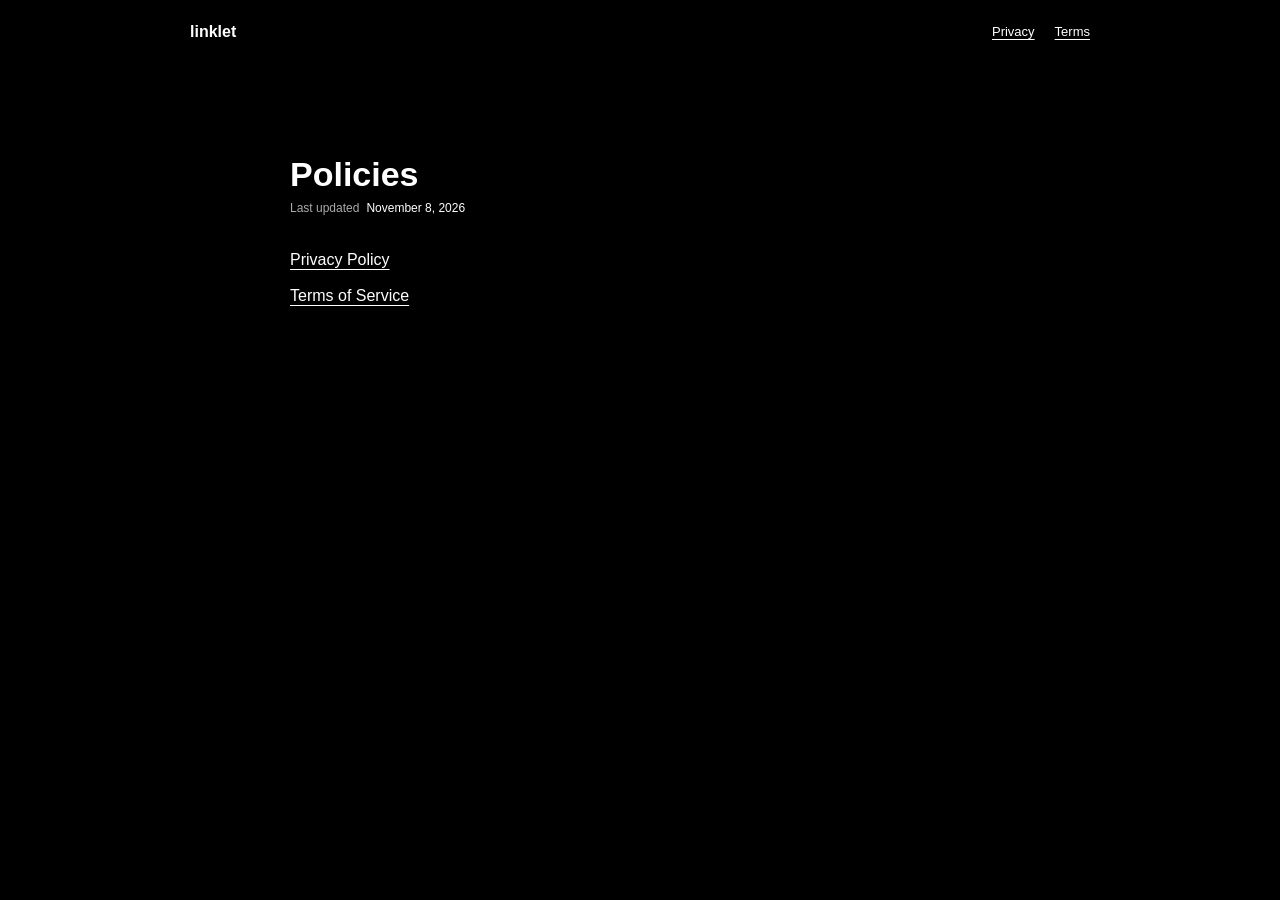
<file: Linklet-hub/index.html>
<!doctype html>
<html lang="en">
<head>
  <meta charset="utf-8">
  <meta name="viewport" content="width=device-width, initial-scale=1">
  <meta name="theme-color" content="#000000">
  <meta name="description" content="Linklet Privacy Policy and Terms of Service.">
  <title>Policies | Linklet</title>
  <link rel="stylesheet" href="style.css?v=3">
</head>
<body>
  <header class="site-header">
    <a class="brand" href="index.html" aria-label="Linklet policies home">
      <span>linklet</span>
    </a>
    <nav class="top-nav" aria-label="Policy pages">
      <a href="privacy.html">Privacy</a>
      <a href="terms.html">Terms</a>
    </nav>
  </header>
  <main class="home-main">
    <h1>Policies</h1>
    <p class="updated-line"><span>Last updated</span><time datetime="2026-11-08">November 8, 2026</time></p>
    <nav class="policy-list" aria-label="Legal documents">
      <a class="policy-row" href="privacy.html"><span>Privacy Policy</span></a>
      <a class="policy-row" href="terms.html"><span>Terms of Service</span></a>
    </nav>
  </main>
</body>
</html>
</file>
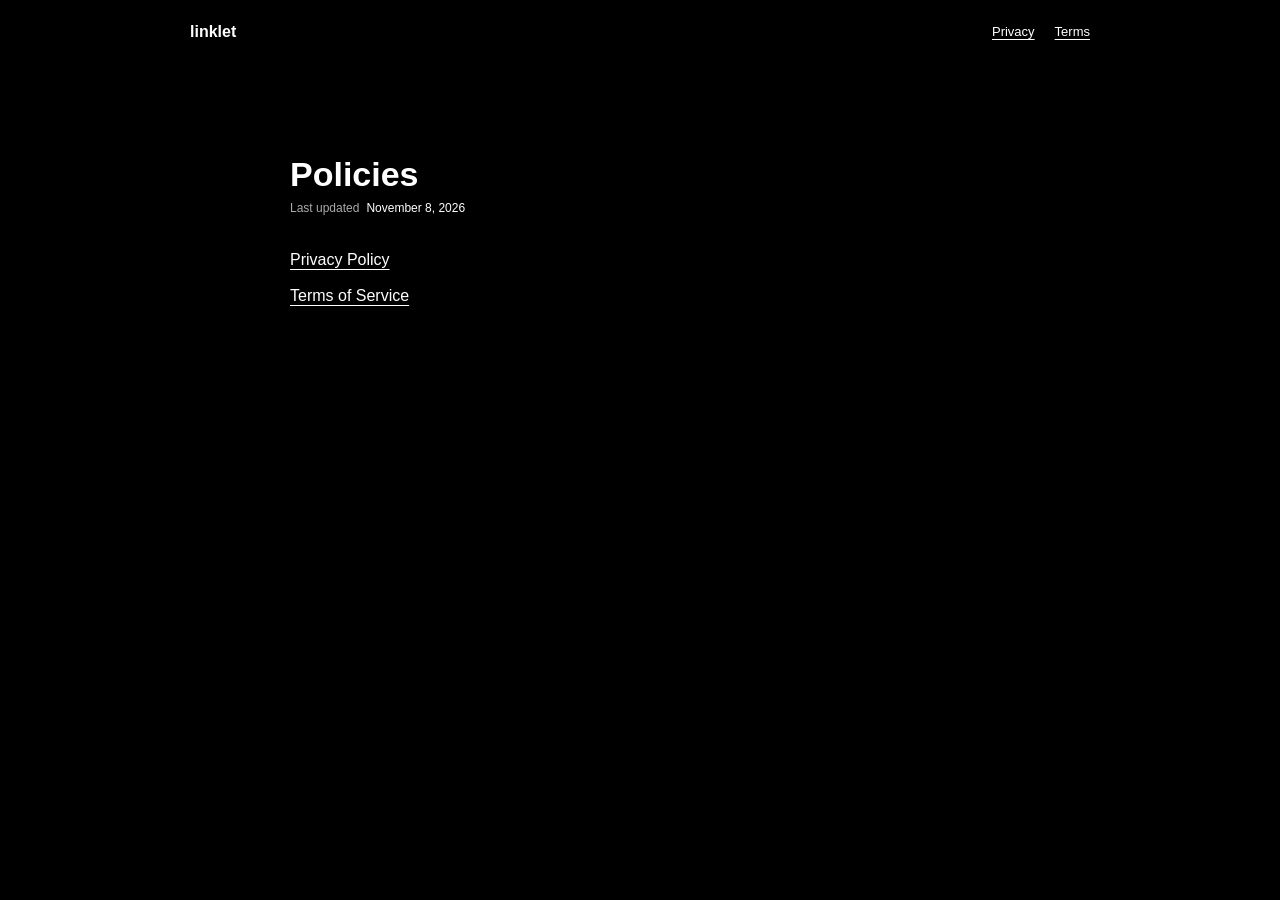
<file: linklet/index.html>
<!doctype html>
<html lang="en">
<head>
  <meta charset="utf-8">
  <meta http-equiv="refresh" content="0; url=/Linklet-hub/">
  <link rel="canonical" href="/Linklet-hub/">
  <title>Moved</title>
</head>
<body>
  <p>This page moved to <a href="/Linklet-hub/">/Linklet-hub/</a>.</p>
</body>
</html>
</file>
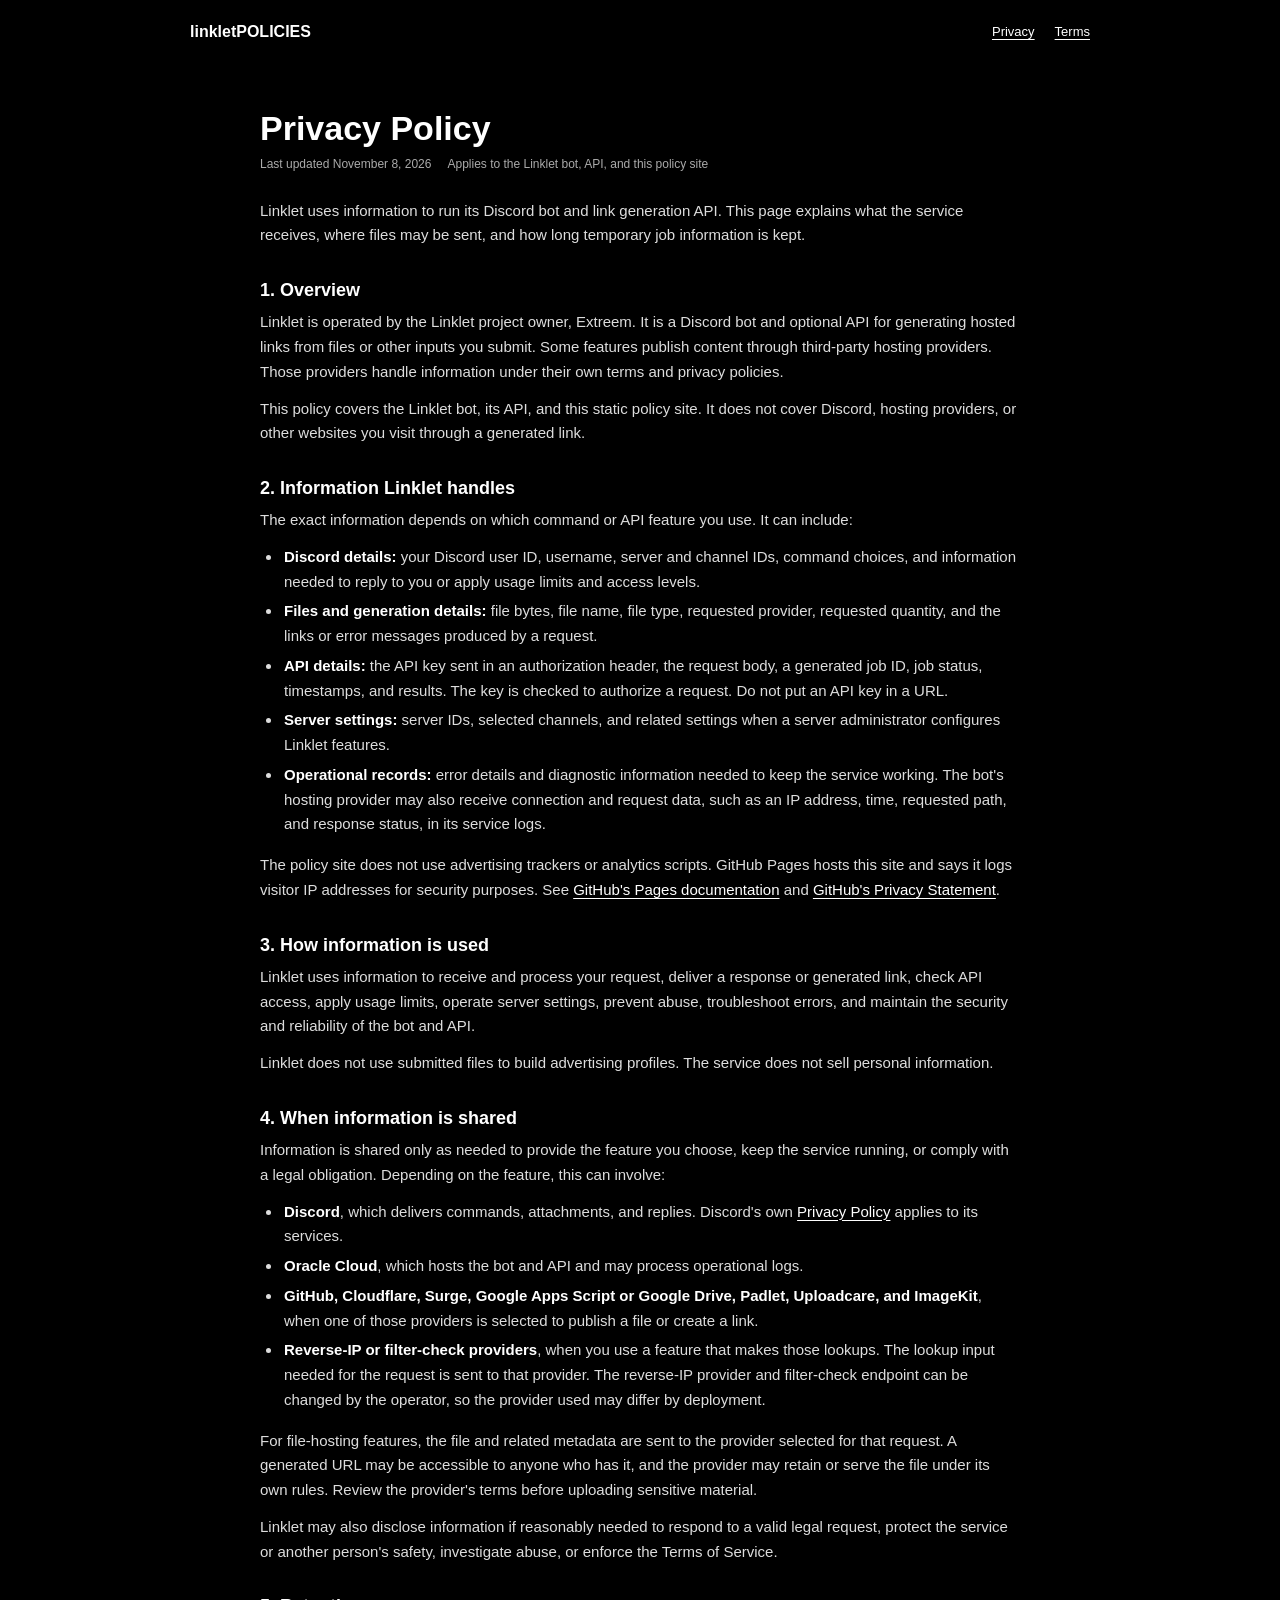
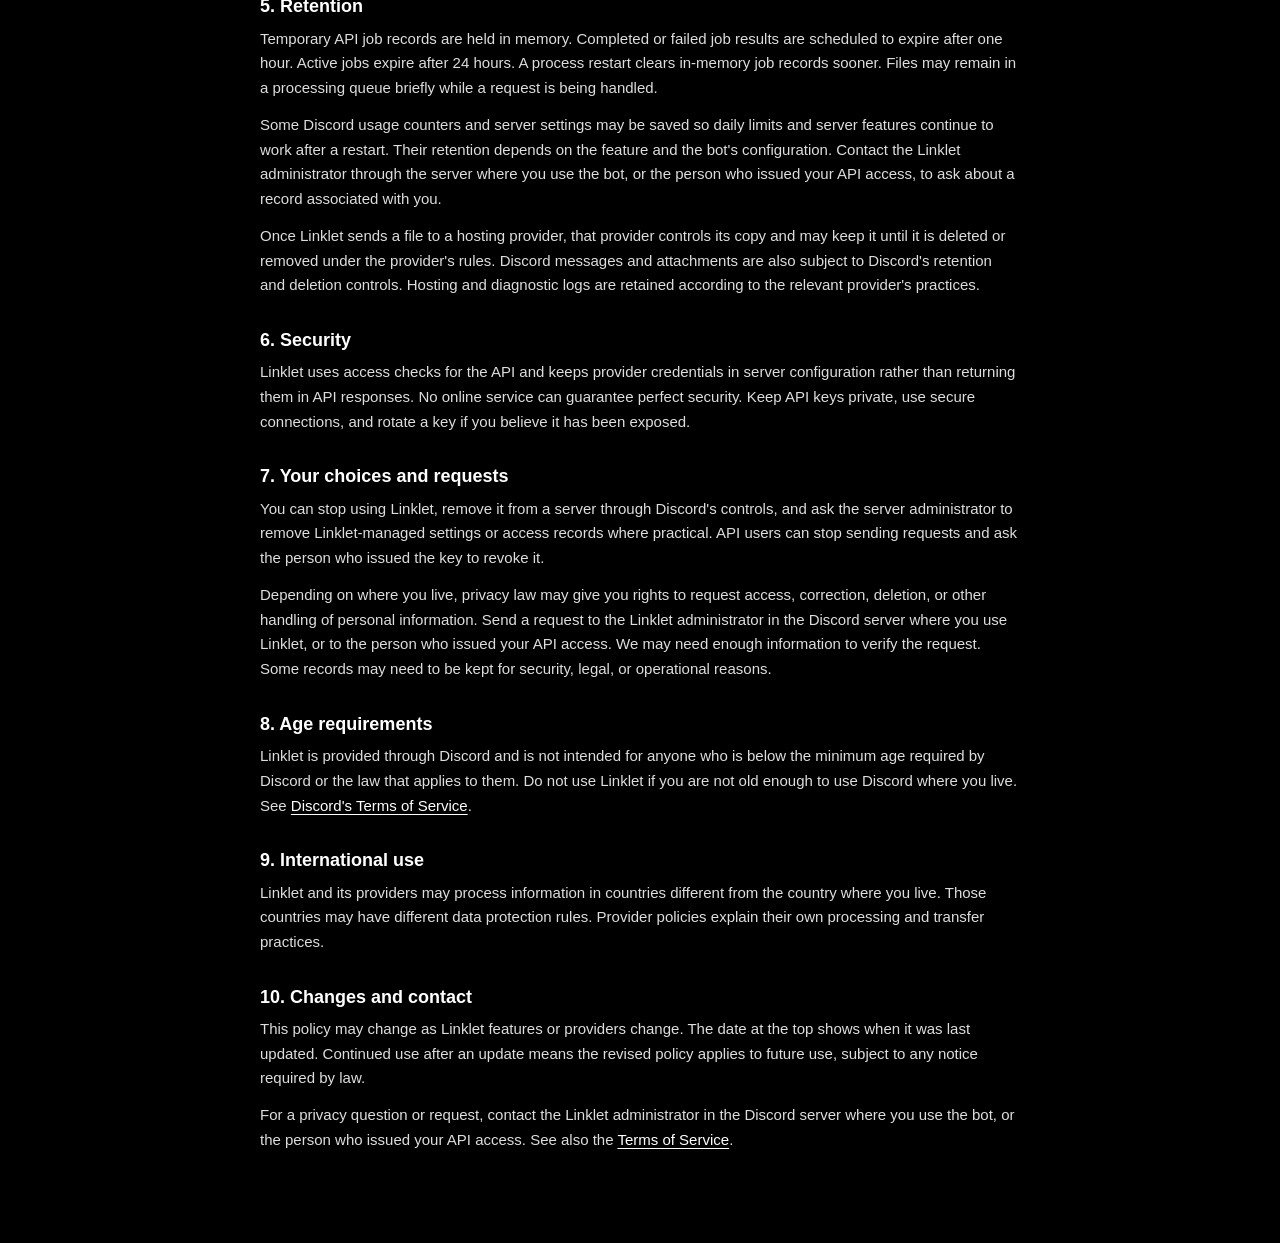
<file: Linklet-hub/privacy.html>
<!doctype html>
<html lang="en">
<head>
  <meta charset="utf-8">
  <meta name="viewport" content="width=device-width, initial-scale=1">
  <meta name="theme-color" content="#101114">
  <meta name="description" content="How Linklet collects, uses, shares, and retains information.">
  <title>Privacy Policy | Linklet</title>
  <link rel="stylesheet" href="style.css?v=3">
</head>
<body>
  <header class="site-header">
    <a class="brand" href="index.html" aria-label="Linklet policies home"><span>linklet</span><span class="brand-divider"></span><span class="brand-label">POLICIES</span></a>
    <nav class="top-nav" aria-label="Policy pages"><a href="privacy.html" aria-current="page">Privacy</a><a href="terms.html">Terms</a></nav>
  </header>
  <main class="legal-wrap">
    <article class="legal-content">
      <h1 class="doc-title">Privacy Policy</h1>
      <div class="doc-meta"><span>Last updated November 8, 2026</span><span>Applies to the Linklet bot, API, and this policy site</span></div>
      <p class="summary-box">Linklet uses information to run its Discord bot and link generation API. This page explains what the service receives, where files may be sent, and how long temporary job information is kept.</p>

      <h2 id="overview">1. Overview</h2>
      <p>Linklet is operated by the Linklet project owner, Extreem. It is a Discord bot and optional API for generating hosted links from files or other inputs you submit. Some features publish content through third-party hosting providers. Those providers handle information under their own terms and privacy policies.</p>
      <p>This policy covers the Linklet bot, its API, and this static policy site. It does not cover Discord, hosting providers, or other websites you visit through a generated link.</p>

      <h2 id="information">2. Information Linklet handles</h2>
      <p>The exact information depends on which command or API feature you use. It can include:</p>
      <ul>
        <li><strong>Discord details:</strong> your Discord user ID, username, server and channel IDs, command choices, and information needed to reply to you or apply usage limits and access levels.</li>
        <li><strong>Files and generation details:</strong> file bytes, file name, file type, requested provider, requested quantity, and the links or error messages produced by a request.</li>
        <li><strong>API details:</strong> the API key sent in an authorization header, the request body, a generated job ID, job status, timestamps, and results. The key is checked to authorize a request. Do not put an API key in a URL.</li>
        <li><strong>Server settings:</strong> server IDs, selected channels, and related settings when a server administrator configures Linklet features.</li>
        <li><strong>Operational records:</strong> error details and diagnostic information needed to keep the service working. The bot's hosting provider may also receive connection and request data, such as an IP address, time, requested path, and response status, in its service logs.</li>
      </ul>
      <p>The policy site does not use advertising trackers or analytics scripts. GitHub Pages hosts this site and says it logs visitor IP addresses for security purposes. See <a href="https://docs.github.com/en/pages/getting-started-with-github-pages/what-is-github-pages" target="_blank" rel="noreferrer">GitHub's Pages documentation</a> and <a href="https://docs.github.com/en/site-policy/privacy-policies/github-privacy-statement" target="_blank" rel="noreferrer">GitHub's Privacy Statement</a>.</p>

      <h2 id="use">3. How information is used</h2>
      <p>Linklet uses information to receive and process your request, deliver a response or generated link, check API access, apply usage limits, operate server settings, prevent abuse, troubleshoot errors, and maintain the security and reliability of the bot and API.</p>
      <p>Linklet does not use submitted files to build advertising profiles. The service does not sell personal information.</p>

      <h2 id="sharing">4. When information is shared</h2>
      <p>Information is shared only as needed to provide the feature you choose, keep the service running, or comply with a legal obligation. Depending on the feature, this can involve:</p>
      <ul>
        <li><strong>Discord</strong>, which delivers commands, attachments, and replies. Discord's own <a href="https://discord.com/privacy" target="_blank" rel="noreferrer">Privacy Policy</a> applies to its services.</li>
        <li><strong>Oracle Cloud</strong>, which hosts the bot and API and may process operational logs.</li>
        <li><strong>GitHub, Cloudflare, Surge, Google Apps Script or Google Drive, Padlet, Uploadcare, and ImageKit</strong>, when one of those providers is selected to publish a file or create a link.</li>
        <li><strong>Reverse-IP or filter-check providers</strong>, when you use a feature that makes those lookups. The lookup input needed for the request is sent to that provider. The reverse-IP provider and filter-check endpoint can be changed by the operator, so the provider used may differ by deployment.</li>
      </ul>
      <p>For file-hosting features, the file and related metadata are sent to the provider selected for that request. A generated URL may be accessible to anyone who has it, and the provider may retain or serve the file under its own rules. Review the provider's terms before uploading sensitive material.</p>
      <p>Linklet may also disclose information if reasonably needed to respond to a valid legal request, protect the service or another person's safety, investigate abuse, or enforce the Terms of Service.</p>

      <h2 id="retention">5. Retention</h2>
      <p>Temporary API job records are held in memory. Completed or failed job results are scheduled to expire after one hour. Active jobs expire after 24 hours. A process restart clears in-memory job records sooner. Files may remain in a processing queue briefly while a request is being handled.</p>
      <p>Some Discord usage counters and server settings may be saved so daily limits and server features continue to work after a restart. Their retention depends on the feature and the bot's configuration. Contact the Linklet administrator through the server where you use the bot, or the person who issued your API access, to ask about a record associated with you.</p>
      <p>Once Linklet sends a file to a hosting provider, that provider controls its copy and may keep it until it is deleted or removed under the provider's rules. Discord messages and attachments are also subject to Discord's retention and deletion controls. Hosting and diagnostic logs are retained according to the relevant provider's practices.</p>

      <h2 id="security">6. Security</h2>
      <p>Linklet uses access checks for the API and keeps provider credentials in server configuration rather than returning them in API responses. No online service can guarantee perfect security. Keep API keys private, use secure connections, and rotate a key if you believe it has been exposed.</p>

      <h2 id="choices">7. Your choices and requests</h2>
      <p>You can stop using Linklet, remove it from a server through Discord's controls, and ask the server administrator to remove Linklet-managed settings or access records where practical. API users can stop sending requests and ask the person who issued the key to revoke it.</p>
      <p>Depending on where you live, privacy law may give you rights to request access, correction, deletion, or other handling of personal information. Send a request to the Linklet administrator in the Discord server where you use Linklet, or to the person who issued your API access. We may need enough information to verify the request. Some records may need to be kept for security, legal, or operational reasons.</p>

      <h2 id="children">8. Age requirements</h2>
      <p>Linklet is provided through Discord and is not intended for anyone who is below the minimum age required by Discord or the law that applies to them. Do not use Linklet if you are not old enough to use Discord where you live. See <a href="https://discord.com/terms" target="_blank" rel="noreferrer">Discord's Terms of Service</a>.</p>

      <h2 id="international">9. International use</h2>
      <p>Linklet and its providers may process information in countries different from the country where you live. Those countries may have different data protection rules. Provider policies explain their own processing and transfer practices.</p>

      <h2 id="changes">10. Changes and contact</h2>
      <p>This policy may change as Linklet features or providers change. The date at the top shows when it was last updated. Continued use after an update means the revised policy applies to future use, subject to any notice required by law.</p>
      <p>For a privacy question or request, contact the Linklet administrator in the Discord server where you use the bot, or the person who issued your API access. See also the <a href="terms.html">Terms of Service</a>.</p>
    </article>
  </main>
</body>
</html>
</file>
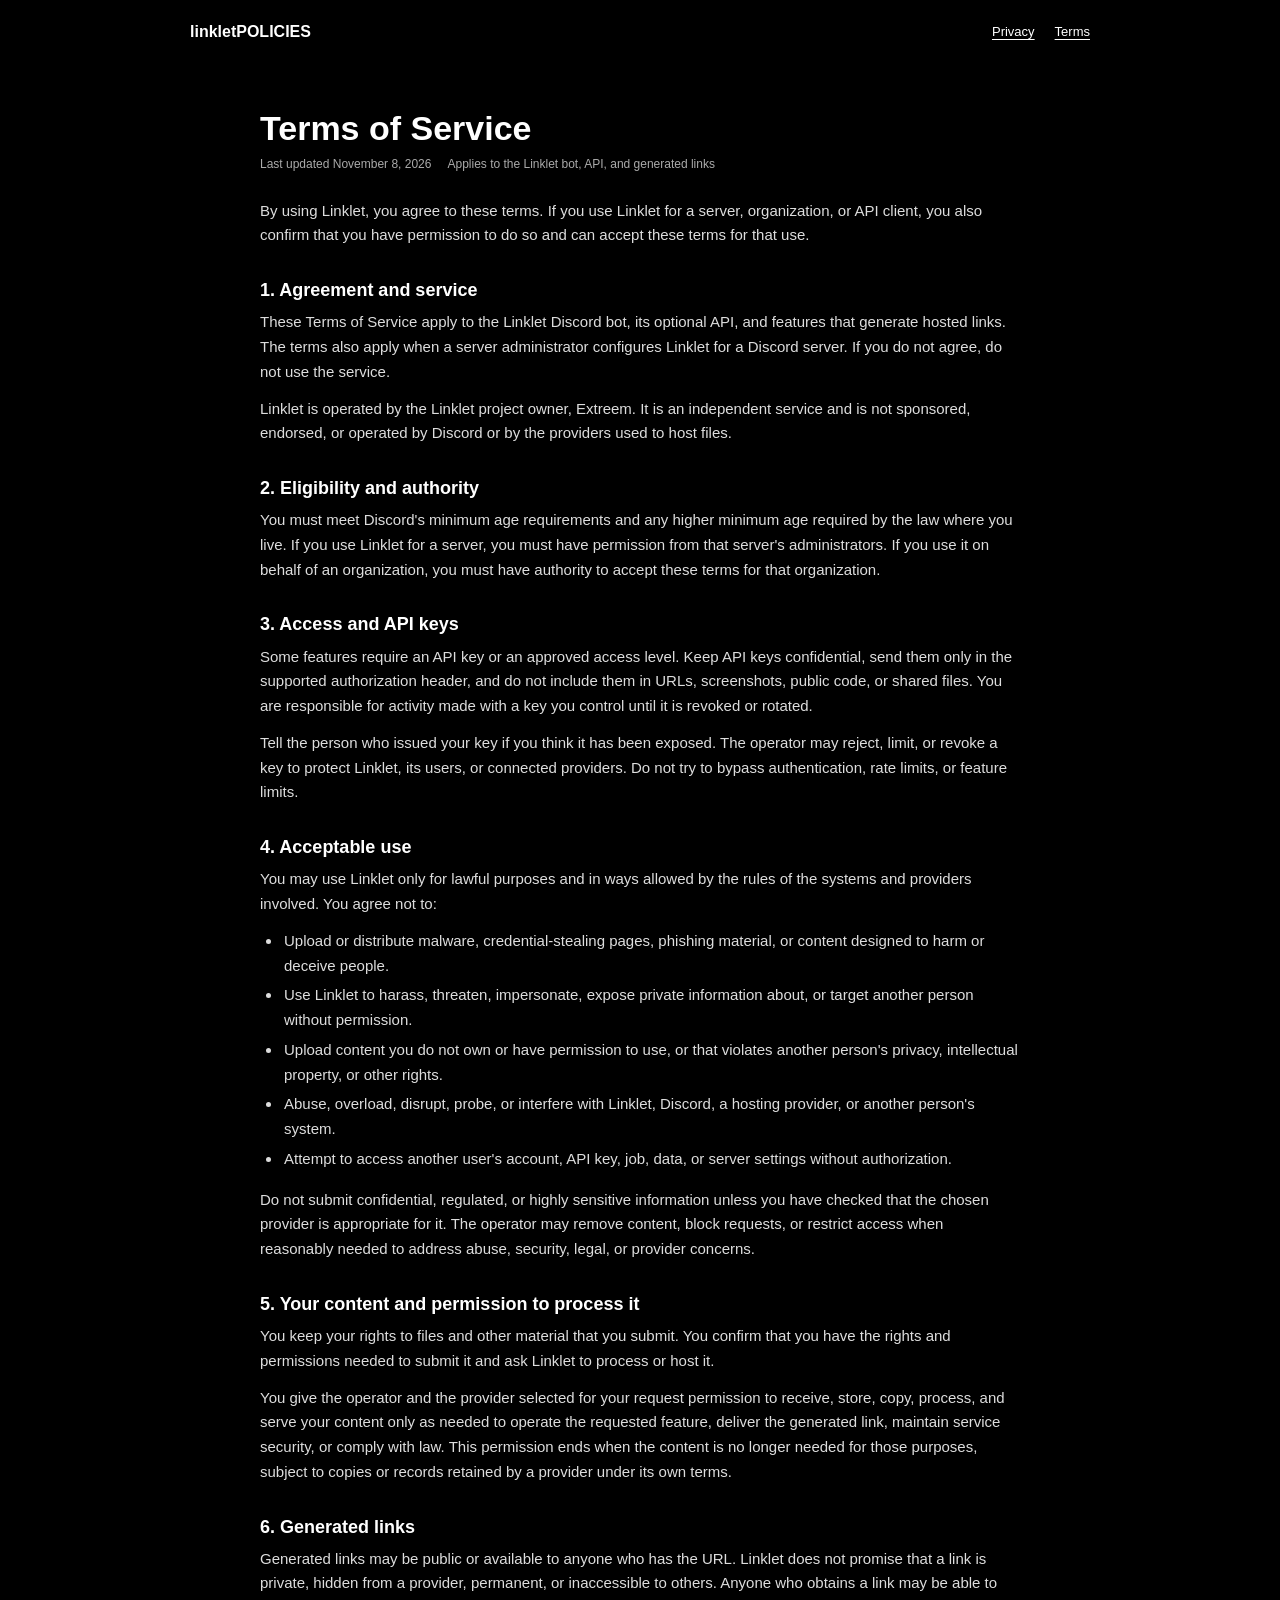
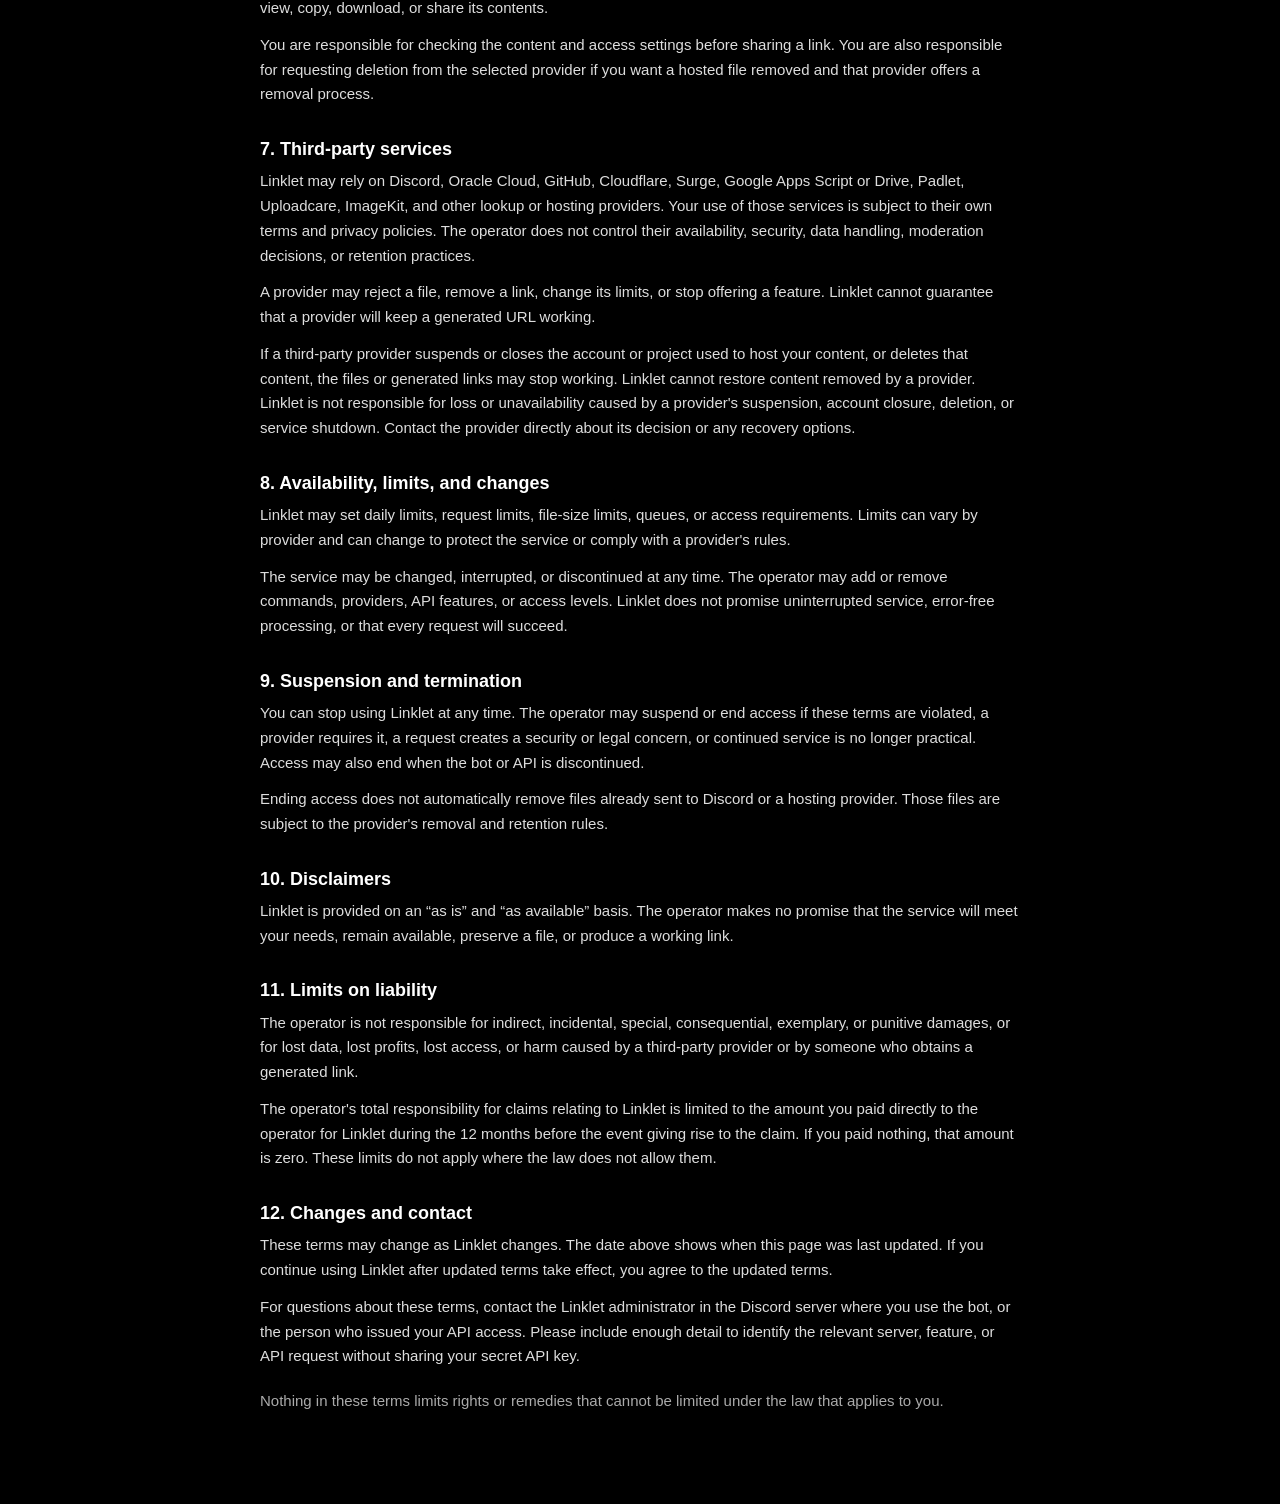
<file: Linklet-hub/terms.html>
<!doctype html>
<html lang="en">
<head>
  <meta charset="utf-8">
  <meta name="viewport" content="width=device-width, initial-scale=1">
  <meta name="theme-color" content="#101114">
  <meta name="description" content="Terms that apply to the Linklet bot, API, and generated links.">
  <title>Terms of Service | Linklet</title>
  <link rel="stylesheet" href="style.css?v=3">
</head>
<body>
  <header class="site-header">
    <a class="brand" href="index.html" aria-label="Linklet policies home"><span>linklet</span><span class="brand-divider"></span><span class="brand-label">POLICIES</span></a>
    <nav class="top-nav" aria-label="Policy pages"><a href="privacy.html">Privacy</a><a href="terms.html" aria-current="page">Terms</a></nav>
  </header>
  <main class="legal-wrap">
    <article class="legal-content">
      <h1 class="doc-title">Terms of Service</h1>
      <div class="doc-meta"><span>Last updated November 8, 2026</span><span>Applies to the Linklet bot, API, and generated links</span></div>
      <p class="summary-box">By using Linklet, you agree to these terms. If you use Linklet for a server, organization, or API client, you also confirm that you have permission to do so and can accept these terms for that use.</p>

      <h2 id="agreement">1. Agreement and service</h2>
      <p>These Terms of Service apply to the Linklet Discord bot, its optional API, and features that generate hosted links. The terms also apply when a server administrator configures Linklet for a Discord server. If you do not agree, do not use the service.</p>
      <p>Linklet is operated by the Linklet project owner, Extreem. It is an independent service and is not sponsored, endorsed, or operated by Discord or by the providers used to host files.</p>

      <h2 id="eligibility">2. Eligibility and authority</h2>
      <p>You must meet Discord's minimum age requirements and any higher minimum age required by the law where you live. If you use Linklet for a server, you must have permission from that server's administrators. If you use it on behalf of an organization, you must have authority to accept these terms for that organization.</p>

      <h2 id="access">3. Access and API keys</h2>
      <p>Some features require an API key or an approved access level. Keep API keys confidential, send them only in the supported authorization header, and do not include them in URLs, screenshots, public code, or shared files. You are responsible for activity made with a key you control until it is revoked or rotated.</p>
      <p>Tell the person who issued your key if you think it has been exposed. The operator may reject, limit, or revoke a key to protect Linklet, its users, or connected providers. Do not try to bypass authentication, rate limits, or feature limits.</p>

      <h2 id="acceptable-use">4. Acceptable use</h2>
      <p>You may use Linklet only for lawful purposes and in ways allowed by the rules of the systems and providers involved. You agree not to:</p>
      <ul>
        <li>Upload or distribute malware, credential-stealing pages, phishing material, or content designed to harm or deceive people.</li>
        <li>Use Linklet to harass, threaten, impersonate, expose private information about, or target another person without permission.</li>
        <li>Upload content you do not own or have permission to use, or that violates another person's privacy, intellectual property, or other rights.</li>
        <li>Abuse, overload, disrupt, probe, or interfere with Linklet, Discord, a hosting provider, or another person's system.</li>
        <li>Attempt to access another user's account, API key, job, data, or server settings without authorization.</li>
      </ul>
      <p>Do not submit confidential, regulated, or highly sensitive information unless you have checked that the chosen provider is appropriate for it. The operator may remove content, block requests, or restrict access when reasonably needed to address abuse, security, legal, or provider concerns.</p>

      <h2 id="content">5. Your content and permission to process it</h2>
      <p>You keep your rights to files and other material that you submit. You confirm that you have the rights and permissions needed to submit it and ask Linklet to process or host it.</p>
      <p>You give the operator and the provider selected for your request permission to receive, store, copy, process, and serve your content only as needed to operate the requested feature, deliver the generated link, maintain service security, or comply with law. This permission ends when the content is no longer needed for those purposes, subject to copies or records retained by a provider under its own terms.</p>

      <h2 id="links">6. Generated links</h2>
      <p>Generated links may be public or available to anyone who has the URL. Linklet does not promise that a link is private, hidden from a provider, permanent, or inaccessible to others. Anyone who obtains a link may be able to view, copy, download, or share its contents.</p>
      <p>You are responsible for checking the content and access settings before sharing a link. You are also responsible for requesting deletion from the selected provider if you want a hosted file removed and that provider offers a removal process.</p>

      <h2 id="providers">7. Third-party services</h2>
      <p>Linklet may rely on Discord, Oracle Cloud, GitHub, Cloudflare, Surge, Google Apps Script or Drive, Padlet, Uploadcare, ImageKit, and other lookup or hosting providers. Your use of those services is subject to their own terms and privacy policies. The operator does not control their availability, security, data handling, moderation decisions, or retention practices.</p>
      <p>A provider may reject a file, remove a link, change its limits, or stop offering a feature. Linklet cannot guarantee that a provider will keep a generated URL working.</p>
      <p>If a third-party provider suspends or closes the account or project used to host your content, or deletes that content, the files or generated links may stop working. Linklet cannot restore content removed by a provider. Linklet is not responsible for loss or unavailability caused by a provider's suspension, account closure, deletion, or service shutdown. Contact the provider directly about its decision or any recovery options.</p>

      <h2 id="availability">8. Availability, limits, and changes</h2>
      <p>Linklet may set daily limits, request limits, file-size limits, queues, or access requirements. Limits can vary by provider and can change to protect the service or comply with a provider's rules.</p>
      <p>The service may be changed, interrupted, or discontinued at any time. The operator may add or remove commands, providers, API features, or access levels. Linklet does not promise uninterrupted service, error-free processing, or that every request will succeed.</p>

      <h2 id="termination">9. Suspension and termination</h2>
      <p>You can stop using Linklet at any time. The operator may suspend or end access if these terms are violated, a provider requires it, a request creates a security or legal concern, or continued service is no longer practical. Access may also end when the bot or API is discontinued.</p>
      <p>Ending access does not automatically remove files already sent to Discord or a hosting provider. Those files are subject to the provider's removal and retention rules.</p>

      <h2 id="disclaimers">10. Disclaimers</h2>
      <p>Linklet is provided on an “as is” and “as available” basis. The operator makes no promise that the service will meet your needs, remain available, preserve a file, or produce a working link.</p>

      <h2 id="liability">11. Limits on liability</h2>
      <p>The operator is not responsible for indirect, incidental, special, consequential, exemplary, or punitive damages, or for lost data, lost profits, lost access, or harm caused by a third-party provider or by someone who obtains a generated link.</p>
      <p>The operator's total responsibility for claims relating to Linklet is limited to the amount you paid directly to the operator for Linklet during the 12 months before the event giving rise to the claim. If you paid nothing, that amount is zero. These limits do not apply where the law does not allow them.</p>

      <h2 id="changes">12. Changes and contact</h2>
      <p>These terms may change as Linklet changes. The date above shows when this page was last updated. If you continue using Linklet after updated terms take effect, you agree to the updated terms.</p>
      <p>For questions about these terms, contact the Linklet administrator in the Discord server where you use the bot, or the person who issued your API access. Please include enough detail to identify the relevant server, feature, or API request without sharing your secret API key.</p>
      <div class="note">Nothing in these terms limits rights or remedies that cannot be limited under the law that applies to you.</div>
    </article>
  </main>
</body>
</html>
</file>
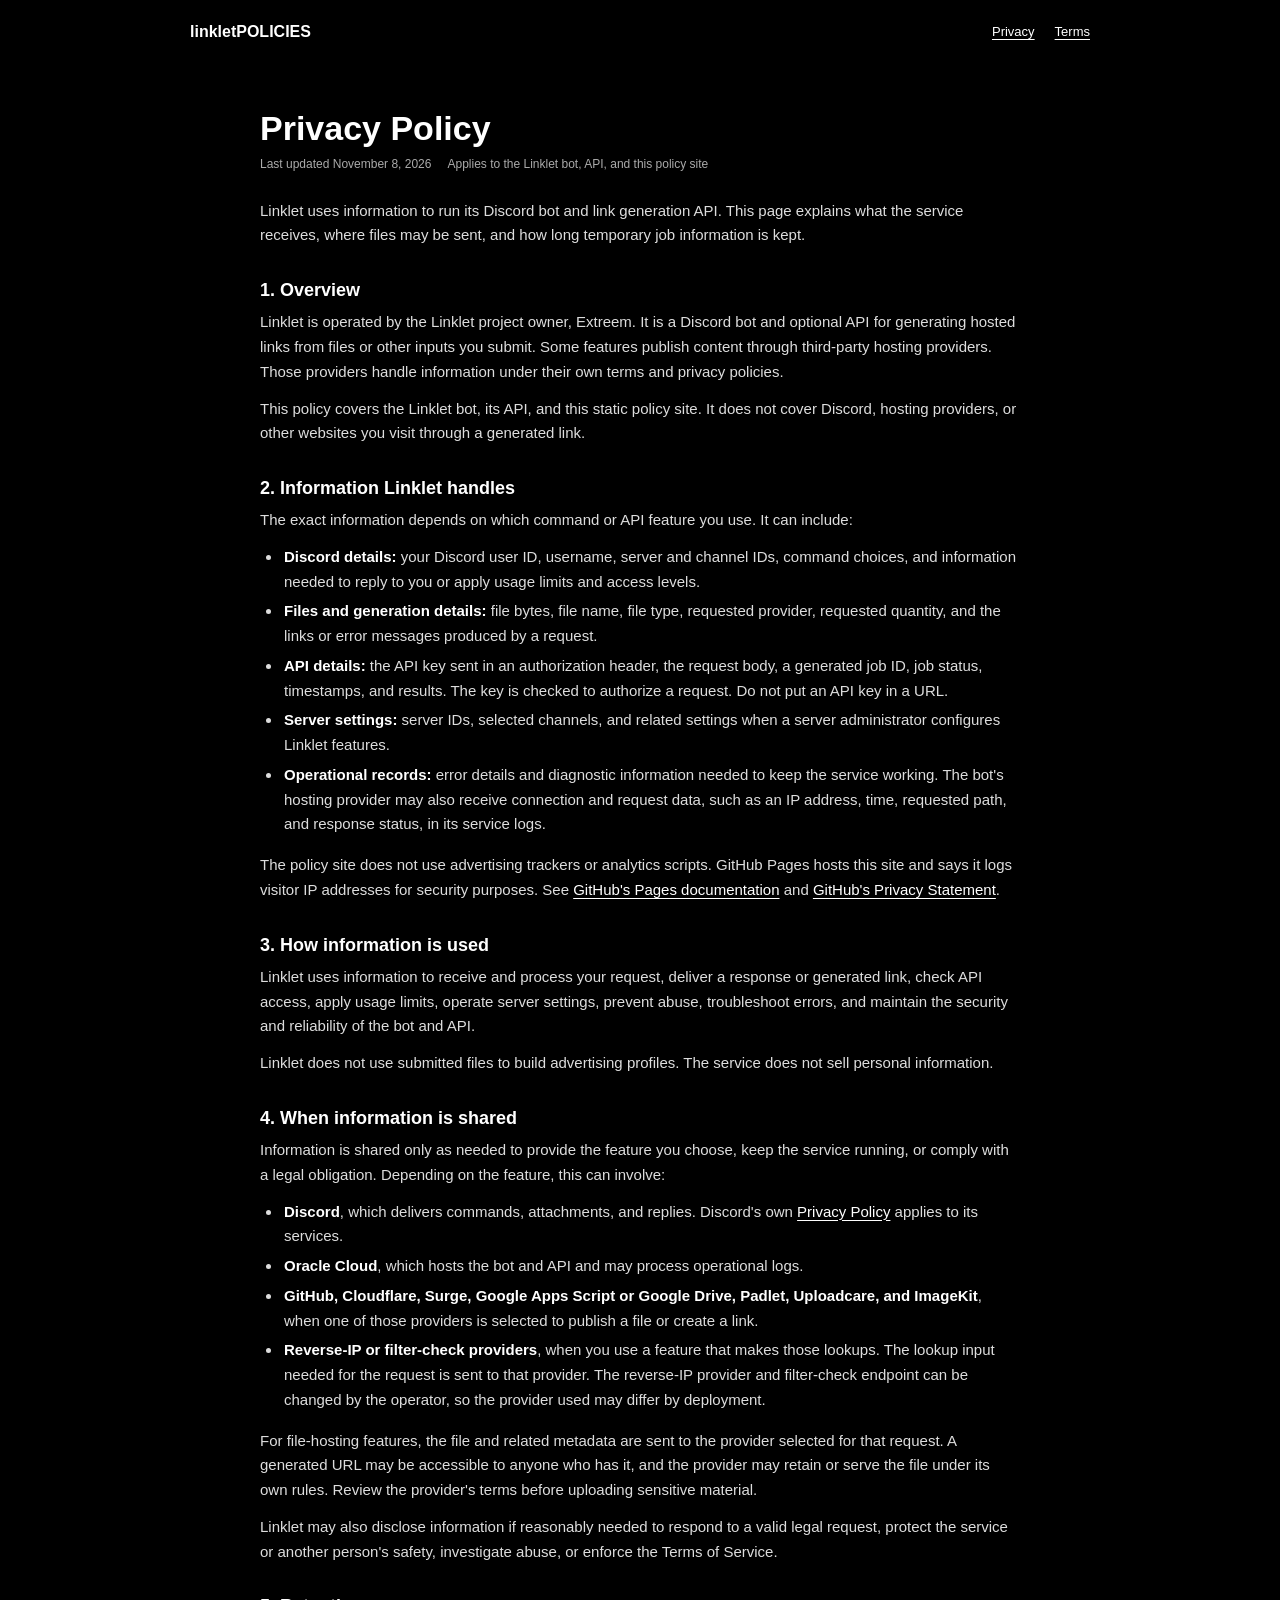
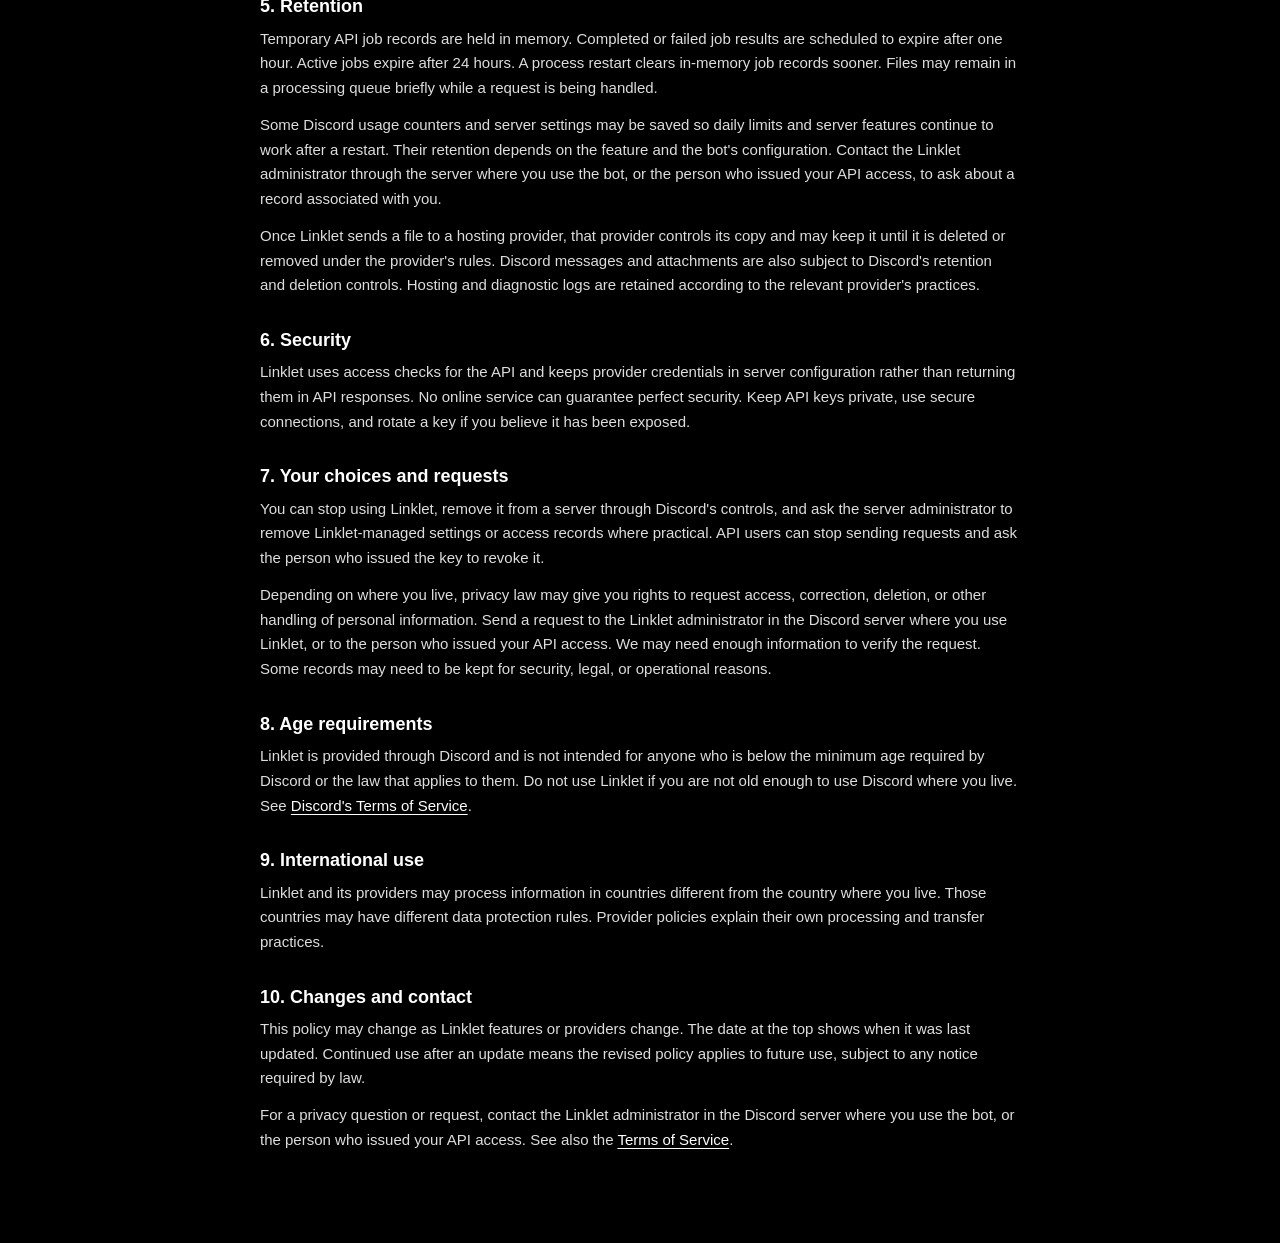
<file: linklet/privacy.html>
<!doctype html>
<html lang="en">
<head>
  <meta charset="utf-8">
  <meta http-equiv="refresh" content="0; url=/Linklet-hub/privacy.html">
  <link rel="canonical" href="/Linklet-hub/privacy.html">
  <title>Moved</title>
</head>
<body>
  <p>This page moved to <a href="/Linklet-hub/privacy.html">/Linklet-hub/privacy.html</a>.</p>
</body>
</html>
</file>
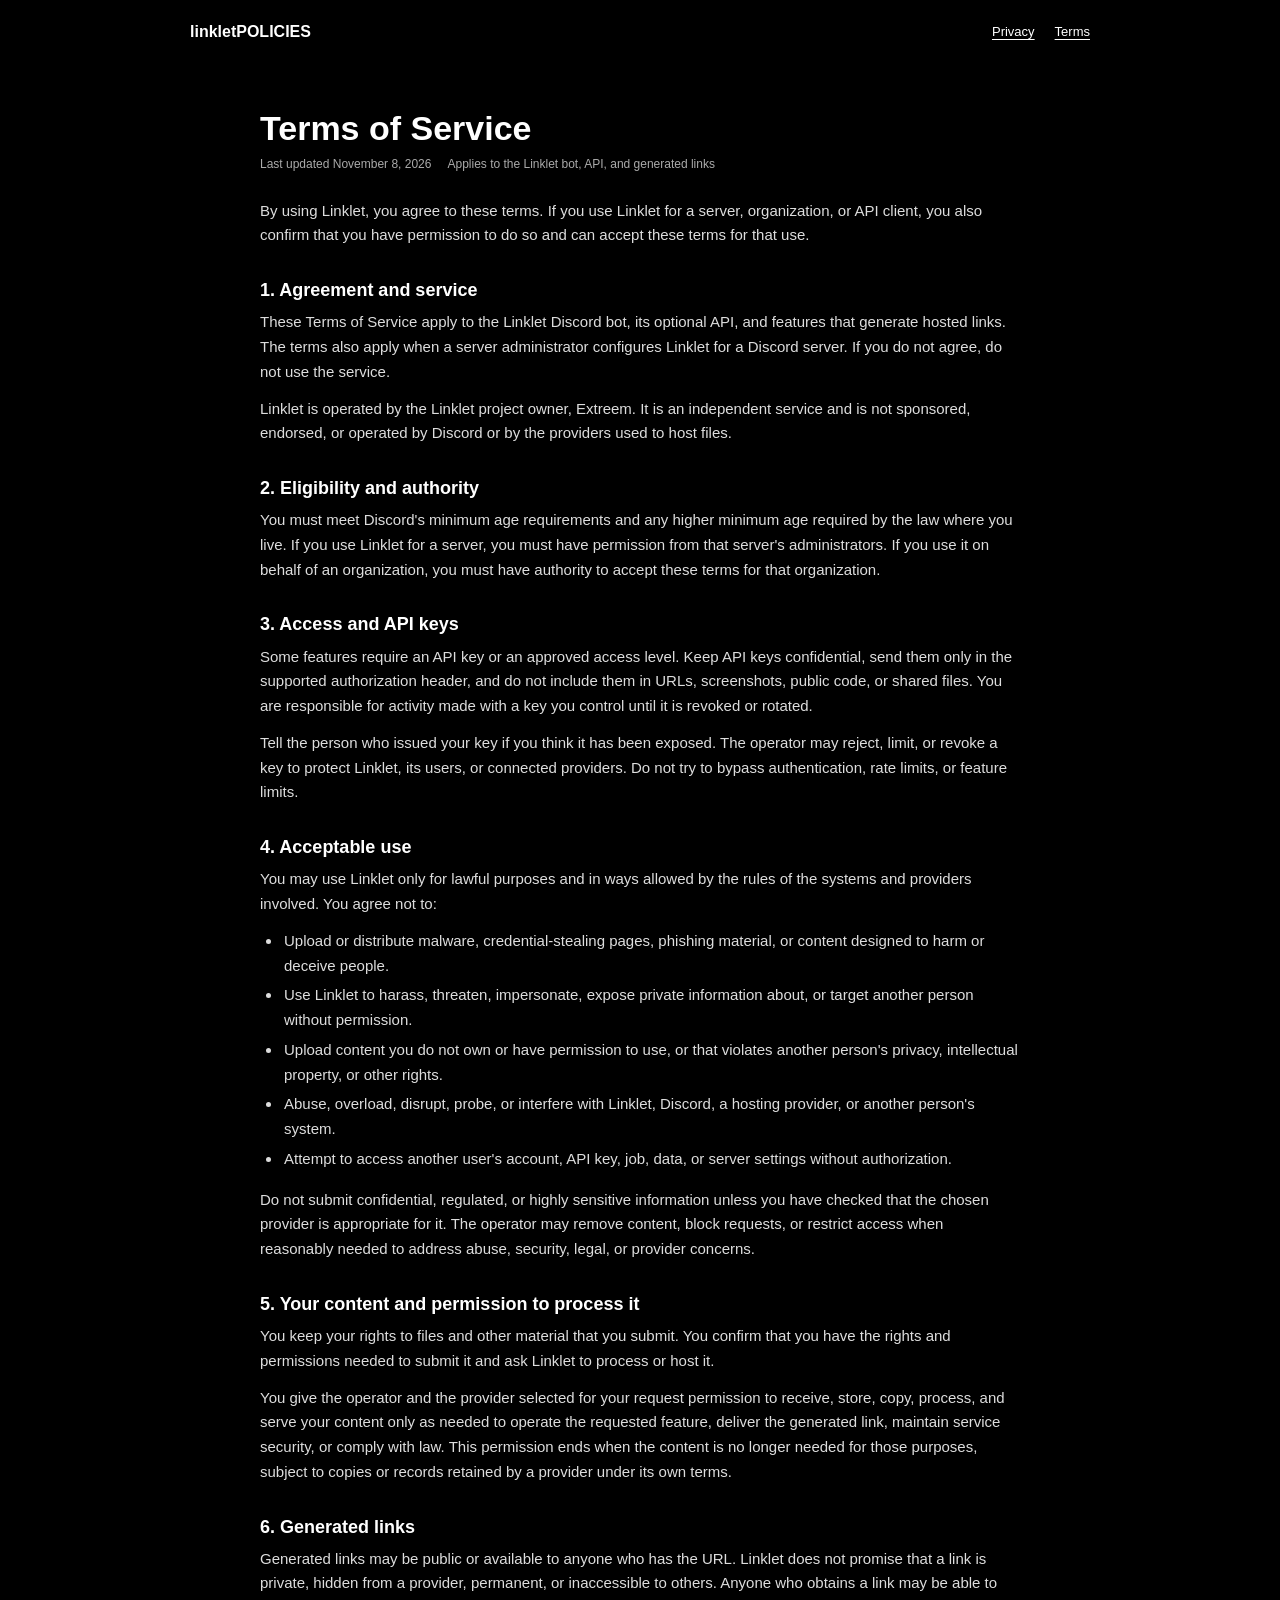
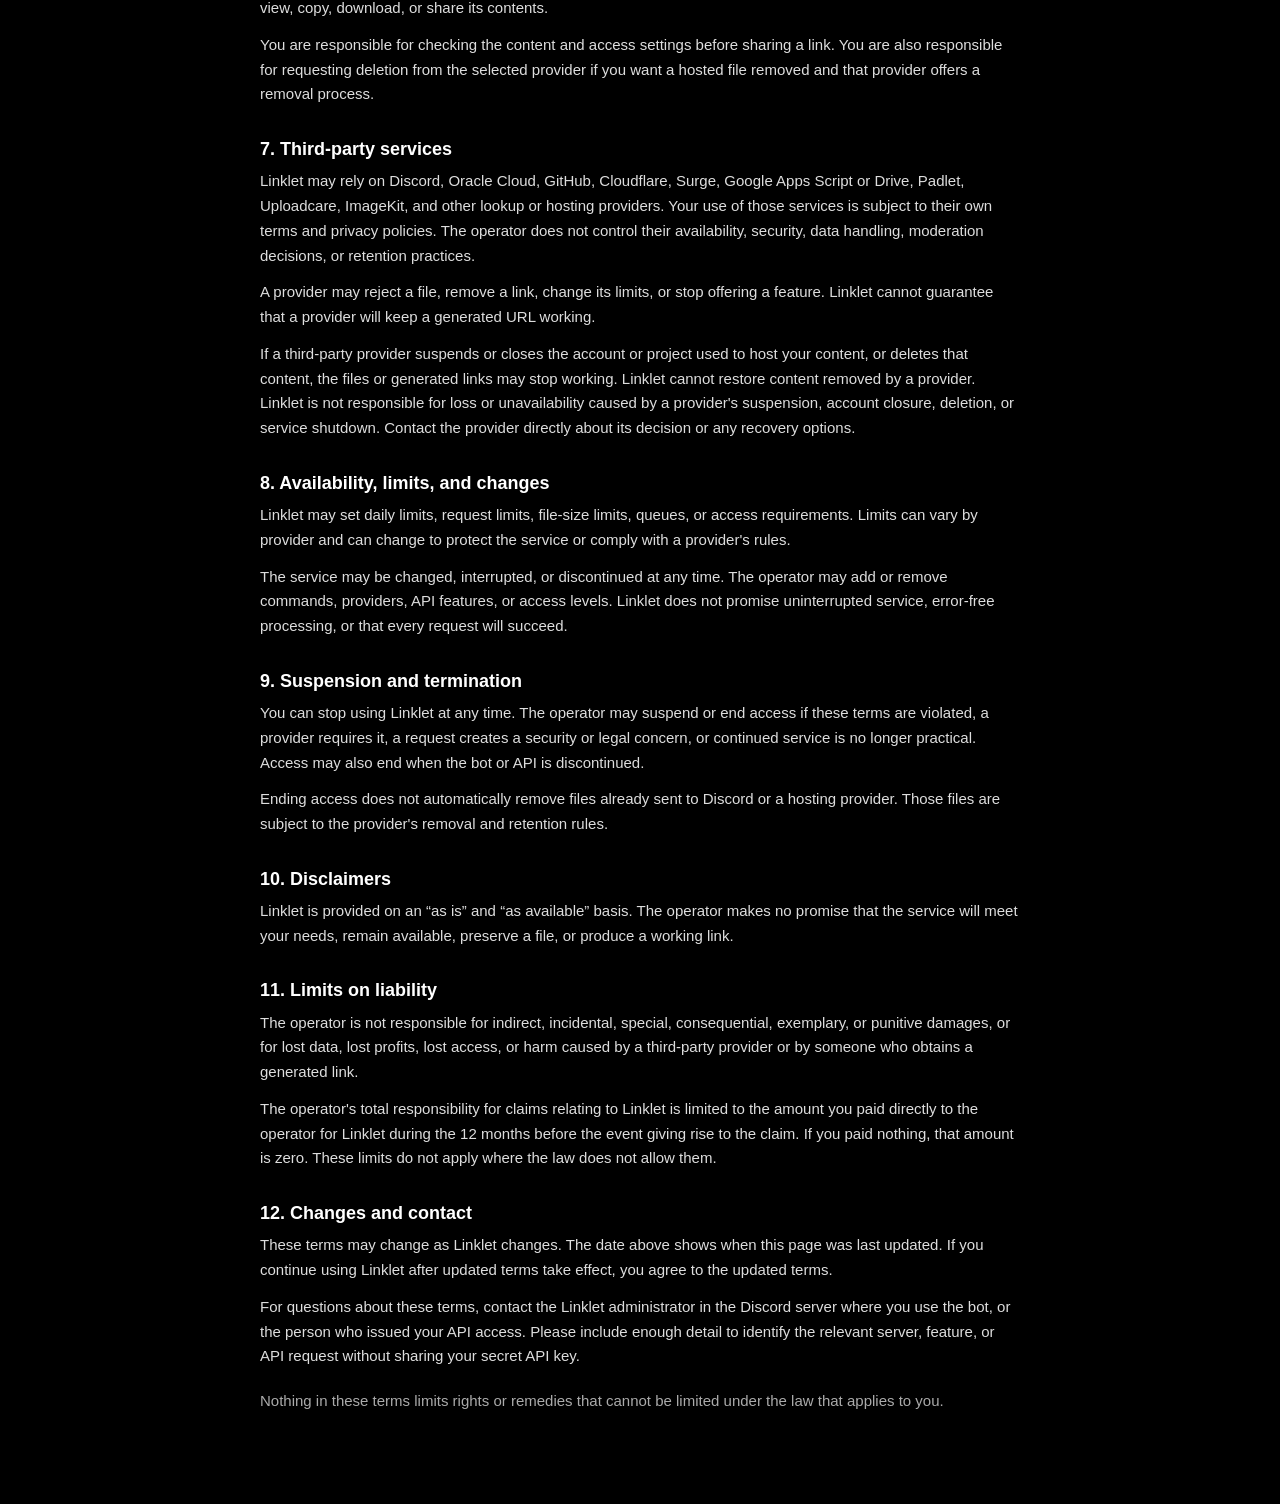
<file: linklet/terms.html>
<!doctype html>
<html lang="en">
<head>
  <meta charset="utf-8">
  <meta http-equiv="refresh" content="0; url=/Linklet-hub/terms.html">
  <link rel="canonical" href="/Linklet-hub/terms.html">
  <title>Moved</title>
</head>
<body>
  <p>This page moved to <a href="/Linklet-hub/terms.html">/Linklet-hub/terms.html</a>.</p>
</body>
</html>
</file>
<file: Linklet-hub/style.css>
:root {
  color-scheme: dark;
  --black: #000;
  --white: #fff;
  --gray: #aaa;
  --line: #333;
}
* { box-sizing: border-box; }
html { scroll-behavior: smooth; }
body {
  margin: 0;
  min-height: 100vh;
  background: var(--black);
  color: var(--white);
  font-family: Arial, Helvetica, sans-serif;
  font-size: 15px;
  line-height: 1.65;
}
a { color: var(--white); text-underline-offset: 3px; }
a:hover { color: #ccc; }
.site-header {
  width: min(calc(100% - 40px), 900px);
  min-height: 64px;
  margin: 0 auto;
  display: flex;
  align-items: center;
  justify-content: space-between;
}
.brand {
  color: var(--white);
  font-size: 16px;
  font-weight: 700;
  text-decoration: none;
}
.top-nav { display: flex; gap: 20px; }
.top-nav a { color: var(--white); font-size: 13px; }
.home-main {
  width: min(calc(100% - 40px), 700px);
  margin: 90px auto 120px;
}
.home-main h1 {
  margin: 0 0 4px;
  font-size: 34px;
  line-height: 1.2;
  font-weight: 600;
}
.updated-line {
  margin: 0;
  color: var(--gray);
  font-size: 12px;
}
.updated-line time { margin-left: 7px; color: var(--white); }
.policy-list { margin-top: 28px; }
.policy-row {
  display: block;
  width: fit-content;
  margin: 10px 0;
  color: var(--white);
  font-size: 16px;
  text-decoration: underline;
  text-underline-offset: 4px;
}
.legal-wrap {
  width: min(calc(100% - 40px), 760px);
  margin: 44px auto 90px;
}
.legal-content { min-width: 0; }
.doc-title {
  margin: 0 0 6px;
  font-size: 34px;
  line-height: 1.2;
  font-weight: 600;
}
.doc-meta {
  display: flex;
  flex-wrap: wrap;
  gap: 4px 16px;
  margin-bottom: 24px;
  color: var(--gray);
  font-size: 12px;
}
.summary-box {
  margin: 0 0 28px;
  color: var(--gray);
}
.legal-content h2 {
  margin: 30px 0 7px;
  font-size: 18px;
  line-height: 1.4;
  font-weight: 600;
  scroll-margin-top: 20px;
}
.legal-content p { margin: 0 0 12px; color: #ddd; }
.legal-content ul { margin: 6px 0 16px; padding-left: 22px; color: #ddd; }
.legal-content li { margin: 5px 0; padding-left: 2px; }
.legal-content strong { color: var(--white); }
.note { margin-top: 20px; color: var(--gray); }
@media (max-width: 480px) {
  .site-header { width: calc(100% - 32px); min-height: 58px; }
  .home-main, .legal-wrap { width: calc(100% - 32px); }
  .home-main { margin-top: 66px; }
  .legal-wrap { margin-top: 32px; }
  .home-main h1, .doc-title { font-size: 30px; }
}
@media (prefers-reduced-motion: reduce) {
  html { scroll-behavior: auto; }
}
</file>
